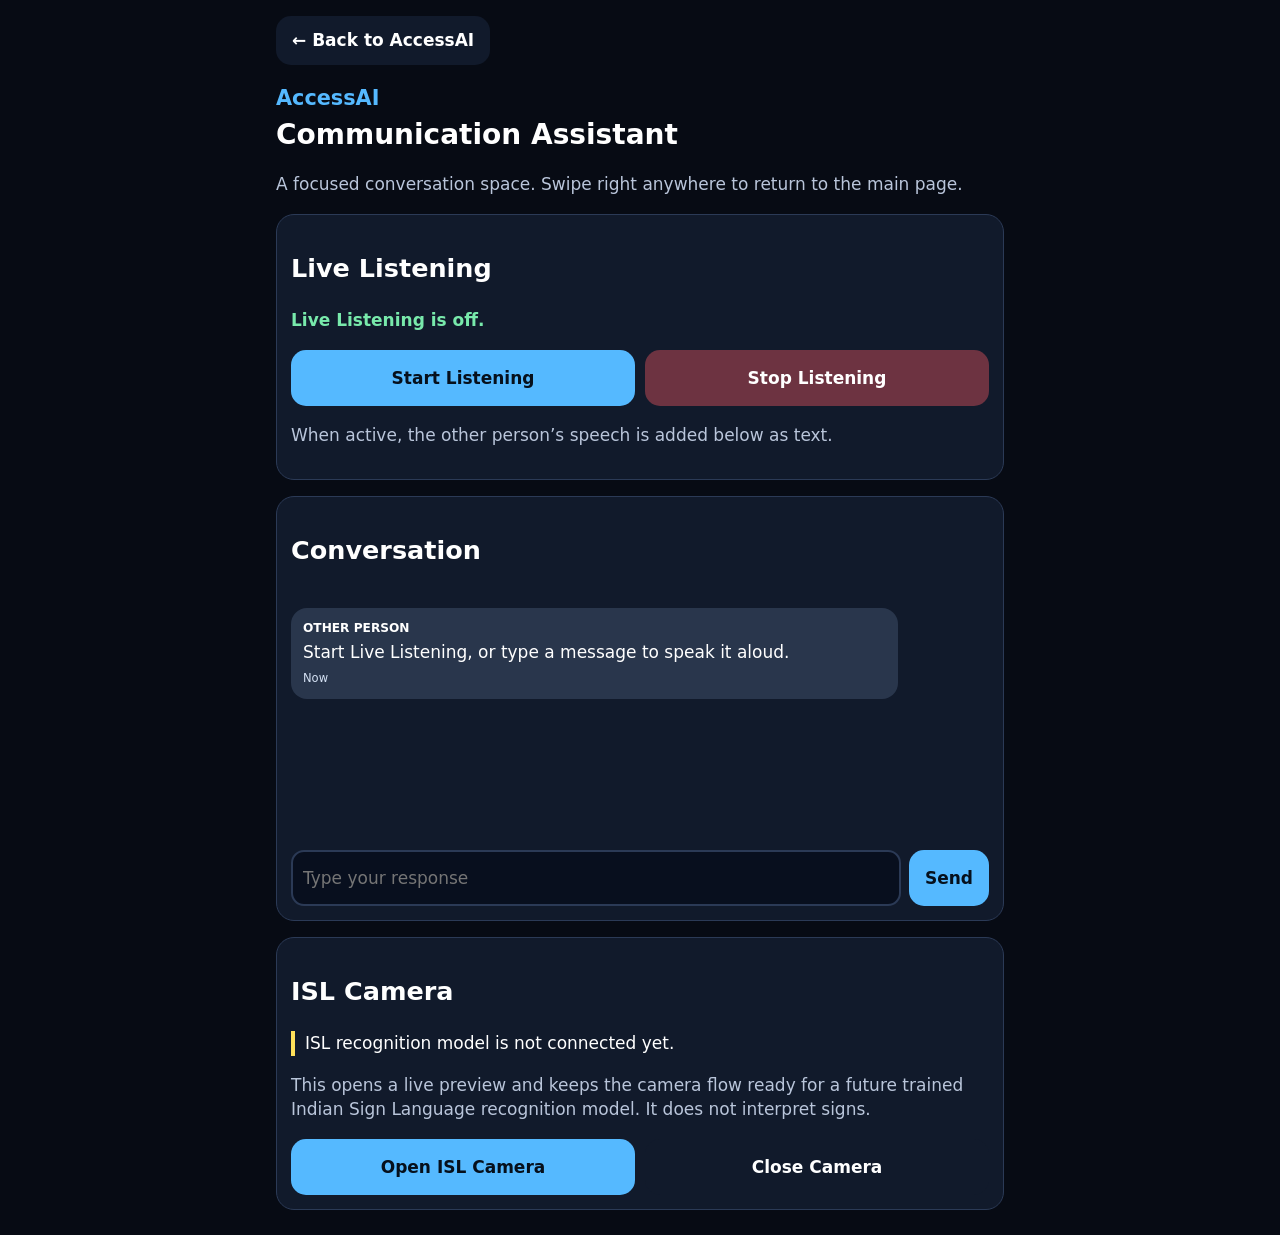
<file: communication.html>
<!doctype html>
<html lang="en">
<head>
  <meta charset="utf-8">
  <meta name="viewport" content="width=device-width,initial-scale=1,viewport-fit=cover">
  <meta name="theme-color" content="#070b14">
  <title>Communication Assistant — AccessAI</title>

  <style>
    :root{
      --bg:#070b14;--panel:#111a2b;--line:#2b3a56;--text:#fff;
      --muted:#b9c5da;--blue:#55b9ff;--focus:#ffe15a;
      --you:#165e91;--other:#29364c
    }
    *{box-sizing:border-box}
    body{
      margin:0;background:var(--bg);color:var(--text);
      font:17px/1.45 system-ui,sans-serif
    }
    .app{
      max-width:760px;margin:auto;
      padding:max(16px,env(safe-area-inset-top)) 16px 25px
    }
    button,input{font:inherit}
    button{
      min-height:56px;border:2px solid transparent;border-radius:15px;
      background:var(--panel);color:#fff;padding:10px 14px;font-weight:750
    }
    button:focus-visible,input:focus-visible{
      outline:4px solid var(--focus);outline-offset:3px
    }
    .back{min-height:46px}
    .brand{
      font-size:1.3rem;font-weight:900;color:var(--blue);margin:18px 0 2px
    }
    h1{font-size:1.75rem;margin:0}
    .hint{color:var(--muted)}
    .panel{
      background:var(--panel);border:1px solid var(--line);
      border-radius:18px;padding:14px;margin-top:16px
    }
    .row{display:flex;gap:10px}
    .row button{flex:1}
    .primary{background:var(--blue);color:#06101c}
    .stop{background:#6d3341}
    .chat{
      min-height:260px;max-height:48vh;overflow:auto;padding:8px 0
    }
    .bubble{
      max-width:87%;padding:12px;margin:10px 0;border-radius:16px
    }
    .other{background:var(--other);margin-right:auto}
    .you{background:var(--you);margin-left:auto}
    .who{
      display:block;font-size:.76rem;font-weight:900;margin-bottom:3px
    }
    .when{
      display:block;font-size:.72rem;color:#d4e1f3;margin-top:5px
    }
    .compose{display:flex;gap:8px}
    .compose input{
      min-width:0;flex:1;min-height:56px;border:2px solid var(--line);
      border-radius:13px;background:#080f1e;color:#fff;padding:10px
    }
    .compose button{background:var(--blue);color:#06101c}
    .hide{display:none!important}
    .camera{
      width:100%;max-height:390px;object-fit:cover;
      background:#000;border-radius:14px
    }
    .guide{position:relative}
    .guide:after{
      content:"Show hands inside this guide";
      position:absolute;inset:15% 17%;border:3px dashed #ffe15a;
      border-radius:12px;display:grid;place-items:end center;
      padding:8px;color:#ffe15a;font-weight:800;pointer-events:none
    }
    .note{
      border-left:4px solid #ffe15a;padding-left:10px;color:#fff
    }
    .status{color:#78e9ab;font-weight:750}
  </style>
</head>

<body>
  <main class="app">
    <button
      class="back"
      id="back"
      aria-label="Back to AccessAI main page"
    >
      ← Back to AccessAI
    </button>

    <div class="brand">AccessAI</div>
    <h1>Communication Assistant</h1>

    <p class="hint">
      A focused conversation space. Swipe right anywhere to return to the main page.
    </p>

    <section class="panel">
      <h2>Live Listening</h2>

      <p id="listenStatus" class="status" role="status" aria-live="polite">
        Live Listening is off.
      </p>

      <div class="row">
        <button id="start" class="primary">Start Listening</button>
        <button id="stop" class="stop">Stop Listening</button>
      </div>

      <p class="hint">
        When active, the other person’s speech is added below as text.
      </p>
    </section>

    <section class="panel">
      <h2>Conversation</h2>

      <div
        id="chat"
        class="chat"
        aria-live="polite"
        aria-label="Conversation messages"
      >
        <div class="bubble other">
          <span class="who">OTHER PERSON</span>
          Start Live Listening, or type a message to speak it aloud.
          <span class="when">Now</span>
        </div>
      </div>

      <div class="compose">
        <input
          id="message"
          placeholder="Type your response"
          aria-label="Type your response"
        >
        <button id="send">Send</button>
      </div>
    </section>

    <section class="panel">
      <h2>ISL Camera</h2>

      <p class="note">ISL recognition model is not connected yet.</p>

      <p class="hint">
        This opens a live preview and keeps the camera flow ready for a future
        trained Indian Sign Language recognition model. It does not interpret signs.
      </p>

      <div class="row">
        <button id="openCam" class="primary">Open ISL Camera</button>
        <button id="closeCam">Close Camera</button>
      </div>

      <div id="guide" class="guide hide">
        <video
          id="camera"
          class="camera"
          autoplay
          muted
          playsinline
          aria-label="ISL camera preview"
        ></video>
      </div>
    </section>
  </main>

  <script>
    const $ = id => document.getElementById(id);

    let recognition;
    let liveListening = false;
    let cameraStream;
    let startSwipeX = 0;
    let speaking = false;

    function getTimeStamp() {
      return new Intl.DateTimeFormat("en-IN", {
        hour: "numeric",
        minute: "2-digit"
      }).format(new Date());
    }

    function addMessage(person, text) {
      const bubble = document.createElement("div");

      bubble.className =
        "bubble " + (person === "YOU" ? "you" : "other");

      bubble.innerHTML =
        '<span class="who">' + person + "</span>";

      const messageText = document.createElement("span");
      messageText.textContent = text;

      const time = document.createElement("span");
      time.className = "when";
      time.textContent = getTimeStamp();

      bubble.append(messageText);
      bubble.append(time);

      $("chat").append(bubble);
      $("chat").scrollTop = $("chat").scrollHeight;
    }

    function setListeningStatus(text) {
      $("listenStatus").textContent = text;
    }

    function startListening() {
      const SpeechRecognition =
        window.SpeechRecognition || window.webkitSpeechRecognition;

      if (!SpeechRecognition) {
        setListeningStatus(
          "Speech recognition is not supported. Use Chrome on Android."
        );
        return;
      }

      if (speaking) {
        return;
      }

      recognition = new SpeechRecognition();
      recognition.lang = "en-IN";
      recognition.continuous = true;
      recognition.interimResults = false;

      recognition.onstart = () => {
        liveListening = true;
        setListeningStatus("Live Listening is on. Listening now.");
      };

      recognition.onresult = event => {
        for (
          let index = event.resultIndex;
          index < event.results.length;
          index++
        ) {
          if (event.results[index].isFinal) {
            addMessage(
              "OTHER PERSON",
              event.results[index][0].transcript
            );
          }
        }
      };

      recognition.onerror = event => {
        if (event.error === "not-allowed") {
          liveListening = false;

          setListeningStatus(
            "Microphone permission was denied. Allow it in browser settings."
          );
        } else {
          setListeningStatus(
            "Listening error: " + event.error + "."
          );
        }
      };

      recognition.onend = () => {
        if (liveListening && !speaking) {
          setTimeout(() => {
            try {
              recognition.start();
            } catch {}
          }, 350);
        }
      };

      recognition.start();
    }

    function stopListening() {
      liveListening = false;

      if (recognition) {
        recognition.stop();
      }

      setListeningStatus("Live Listening is off.");
    }

    function sendMessage() {
      const text = $("message").value.trim();

      if (!text) {
        return;
      }

      addMessage("YOU", text);
      $("message").value = "";

      const shouldResumeListening = liveListening;

      if (shouldResumeListening && recognition) {
        recognition.abort();
      }

      speaking = true;
      setListeningStatus("Speaking your message.");

      speechSynthesis.cancel();

      const utterance = new SpeechSynthesisUtterance(text);
      utterance.rate = 0.9;

      utterance.onend = () => {
        speaking = false;

        if (shouldResumeListening) {
          setListeningStatus("Live Listening is on. Listening now.");
          startListening();
        } else {
          setListeningStatus(
            "Message spoken. Live Listening is off."
          );
        }
      };

      utterance.onerror = utterance.onend;

      speechSynthesis.speak(utterance);
    }

    async function openISLCamera() {
      try {
        cameraStream = await navigator.mediaDevices.getUserMedia({
          video: {
            facingMode: {
              ideal: "environment"
            }
          },
          audio: false
        });

        $("camera").srcObject = cameraStream;
        $("guide").classList.remove("hide");
      } catch {
        setListeningStatus(
          "Camera could not open. Allow camera permission and use HTTPS."
        );
      }
    }

    function closeISLCamera() {
      if (cameraStream) {
        cameraStream.getTracks().forEach(track => track.stop());
      }

      cameraStream = null;
      $("guide").classList.add("hide");
    }

    $("back").onclick = () => {
      window.location.href = "index.html";
    };

    $("start").onclick = startListening;
    $("stop").onclick = stopListening;
    $("send").onclick = sendMessage;
    $("openCam").onclick = openISLCamera;
    $("closeCam").onclick = closeISLCamera;

    $("message").onkeydown = event => {
      if (event.key === "Enter") {
        sendMessage();
      }
    };

    document.addEventListener(
      "touchstart",
      event => {
        startSwipeX = event.changedTouches[0].screenX;
      },
      { passive: true }
    );

    document.addEventListener(
      "touchend",
      event => {
        const endSwipeX = event.changedTouches[0].screenX;

        if (endSwipeX - startSwipeX > 90) {
          window.location.href = "index.html";
        }
      },
      { passive: true }
    );
  </script>
</body>
</html>
</file>
